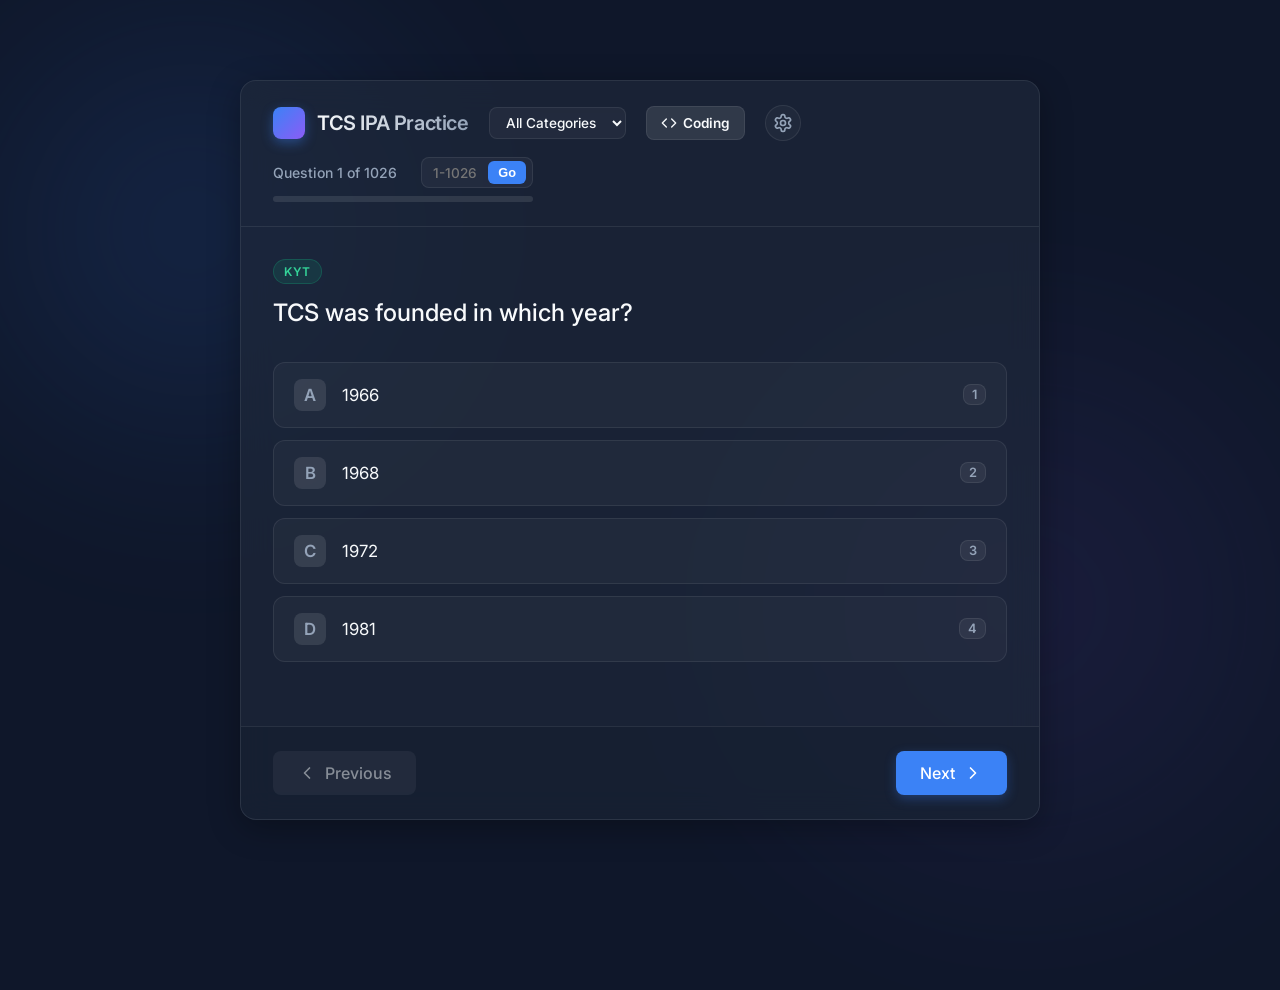
<file: index.html>
<!DOCTYPE html>
<html lang="en">
<head>
    <meta charset="UTF-8">
    <meta name="viewport" content="width=device-width, initial-scale=1.0">
    <title>TCS IPA Preparation Quiz</title>
    <meta name="description" content="Practice MCQ questions for the TCS IPA assessment with instant feedback and hints.">
    <!-- Google Fonts -->
    <link rel="preconnect" href="https://fonts.googleapis.com">
    <link rel="preconnect" href="https://fonts.gstatic.com" crossorigin>
    <link href="https://fonts.googleapis.com/css2?family=Inter:wght@300;400;500;600;700&display=swap" rel="stylesheet">
    <!-- Main CSS -->
    <link rel="stylesheet" href="style.css">
</head>
<body>
    <!-- Background Elements -->
    <div class="blob blob-1"></div>
    <div class="blob blob-2"></div>
    
    <div class="app-container">
        <header class="app-header">
            <div class="header-left">
                <div class="logo-container">
                    <div class="logo-icon"></div>
                    <h1>TCS IPA Practice</h1>
                </div>
                <div class="filter-container">
                    <select id="category-filter" class="category-select" aria-label="Filter questions by category">
                        <option value="all">All Categories</option>
                    </select>
                </div>
                <a href="coding.html" class="btn-coding-link" aria-label="Coding Practice">
                    <svg xmlns="http://www.w3.org/2000/svg" width="16" height="16" viewBox="0 0 24 24" fill="none" stroke="currentColor" stroke-width="2" stroke-linecap="round" stroke-linejoin="round"><polyline points="16 18 22 12 16 6"></polyline><polyline points="8 6 2 12 8 18"></polyline></svg>
                    Coding
                </a>
                <button id="btn-settings" class="btn-settings" aria-label="Open Settings">
                    <svg xmlns="http://www.w3.org/2000/svg" width="20" height="20" viewBox="0 0 24 24" fill="none" stroke="currentColor" stroke-width="2" stroke-linecap="round" stroke-linejoin="round" class="lucide lucide-settings"><path d="M12.22 2h-.44a2 2 0 0 0-2 2v.18a2 2 0 0 1-1 1.73l-.43.25a2 2 0 0 1-2 0l-.15-.08a2 2 0 0 0-2.73.73l-.22.38a2 2 0 0 0 .73 2.73l.15.1a2 2 0 0 1 1 1.72v.51a2 2 0 0 1-1 1.74l-.15.09a2 2 0 0 0-.73 2.73l.22.38a2 2 0 0 0 2.73.73l.15-.08a2 2 0 0 1 2 0l.43.25a2 2 0 0 1 1 1.73V20a2 2 0 0 0 2 2h.44a2 2 0 0 0 2-2v-.18a2 2 0 0 1 1-1.73l.43-.25a2 2 0 0 1 2 0l.15.08a2 2 0 0 0 2.73-.73l.22-.39a2 2 0 0 0-.73-2.73l-.15-.08a2 2 0 0 1-1-1.74v-.5a2 2 0 0 1 1-1.74l.15-.1a2 2 0 0 0 .73-2.73l-.22-.38a2 2 0 0 0-2.73-.73l-.15.08a2 2 0 0 1-2 0l-.43-.25a2 2 0 0 1-1-1.73V4a2 2 0 0 0-2-2z"/><circle cx="12" cy="12" r="3"/></svg>
                </button>
            </div>
            <div class="progress-container">
                <div class="progress-header">
                    <span id="question-progress">Loading...</span>
                    <div class="jump-container" id="jump-container">
                        <input type="number" id="jump-input" placeholder="Go to..." min="1" class="jump-input" />
                        <button id="btn-jump" class="btn-jump" aria-label="Go to question">Go</button>
                    </div>
                </div>
                <div class="progress-bar-bg">
                    <div class="progress-bar-fill" id="progress-bar"></div>
                </div>
            </div>
        </header>

        <main class="quiz-container">
            <div id="quiz-content" class="quiz-content">
                <div class="question-header">
                    <div id="question-category" class="question-category">General</div>
                    <h2 id="question-text">Loading question...</h2>
                </div>
                
                <div id="options-container" class="options-container">
                    <!-- Options will be injected here -->
                </div>

                <div id="feedback-container" class="feedback-container hidden">
                    <div id="feedback-status" class="feedback-status"></div>
                    <div class="hint-box">
                        <h3><svg xmlns="http://www.w3.org/2000/svg" width="20" height="20" viewBox="0 0 24 24" fill="none" stroke="currentColor" stroke-width="2" stroke-linecap="round" stroke-linejoin="round"><circle cx="12" cy="12" r="10"></circle><path d="M12 16v-4"></path><path d="M12 8h.01"></path></svg> Explanation</h3>
                        <p id="hint-text"></p>
                    </div>
                </div>
            </div>
        </main>

        <footer class="app-footer">
            <button id="btn-prev" class="btn btn-secondary" disabled>
                <svg xmlns="http://www.w3.org/2000/svg" width="20" height="20" viewBox="0 0 24 24" fill="none" stroke="currentColor" stroke-width="2" stroke-linecap="round" stroke-linejoin="round"><path d="M15 18l-6-6 6-6"/></svg>
                Previous
            </button>
            <button id="btn-next" class="btn btn-primary">
                Next
                <svg xmlns="http://www.w3.org/2000/svg" width="20" height="20" viewBox="0 0 24 24" fill="none" stroke="currentColor" stroke-width="2" stroke-linecap="round" stroke-linejoin="round"><path d="M9 18l6-6-6-6"/></svg>
            </button>
        </footer>
    </div>

    <!-- Settings Modal -->
    <div id="settings-modal" class="modal hidden">
        <div class="modal-overlay"></div>
        <div class="modal-content">
            <div class="modal-header">
                <h2>Settings</h2>
                <button id="btn-close-settings" class="btn-close" aria-label="Close Settings">
                    <svg xmlns="http://www.w3.org/2000/svg" width="20" height="20" viewBox="0 0 24 24" fill="none" stroke="currentColor" stroke-width="2" stroke-linecap="round" stroke-linejoin="round"><line x1="18" y1="6" x2="6" y2="18"></line><line x1="6" y1="6" x2="18" y2="18"></line></svg>
                </button>
            </div>
            <div class="modal-body">
                <div class="settings-group">
                    <label class="settings-label">App Theme</label>
                    <div class="theme-options-container">
                        <button class="theme-option active" data-theme="classic">
                            <span class="theme-preview classic-preview"></span>
                            Classic Blue
                        </button>
                        <button class="theme-option" data-theme="light">
                            <span class="theme-preview light-preview"></span>
                            Light Mode
                        </button>
                        <button class="theme-option" data-theme="amoled">
                            <span class="theme-preview amoled-preview"></span>
                            AMOLED Dark
                        </button>
                    </div>
                </div>

                <div class="settings-group" style="margin-top: 24px;">
                    <label class="settings-label">Quiz Behavior</label>
                    <div class="settings-control-row">
                        <div class="settings-control-label">
                            <span class="settings-control-title">Auto-Advance</span>
                            <span class="settings-control-desc">Go to next question when correct</span>
                        </div>
                        <label class="switch">
                            <input type="checkbox" id="toggle-auto-advance">
                            <span class="slider round"></span>
                        </label>
                    </div>
                    <div class="settings-control-row">
                        <div class="settings-control-label">
                            <span class="settings-control-title">Sound Effects</span>
                            <span class="settings-control-desc">Play sounds for correct/incorrect answers</span>
                        </div>
                        <label class="switch">
                            <input type="checkbox" id="toggle-sound-effects">
                            <span class="slider round"></span>
                        </label>
                    </div>
                    <div class="settings-control-row dependent-control" id="auto-advance-delay-row">
                        <div class="settings-control-label">
                            <span class="settings-control-title">Delay Time</span>
                            <span class="settings-control-desc">Time in seconds before advancing</span>
                        </div>
                        <div class="delay-input-container">
                            <input type="number" id="auto-advance-delay" min="0.5" max="10" step="0.1" value="1.5" class="delay-input" aria-label="Delay in seconds">
                            <span class="delay-unit">s</span>
                        </div>
                    </div>
                </div>

                <div class="settings-group" style="margin-top: 24px;">
                    <label class="settings-label">Keyboard Shortcuts</label>
                    <div class="settings-control-row">
                        <div class="settings-control-label">
                            <span class="settings-control-title">Option A Key</span>
                            <span class="settings-control-desc">Key to select Option A</span>
                        </div>
                        <button class="keybinding-btn" data-option="A">1</button>
                    </div>
                    <div class="settings-control-row">
                        <div class="settings-control-label">
                            <span class="settings-control-title">Option B Key</span>
                            <span class="settings-control-desc">Key to select Option B</span>
                        </div>
                        <button class="keybinding-btn" data-option="B">2</button>
                    </div>
                    <div class="settings-control-row">
                        <div class="settings-control-label">
                            <span class="settings-control-title">Option C Key</span>
                            <span class="settings-control-desc">Key to select Option C</span>
                        </div>
                        <button class="keybinding-btn" data-option="C">3</button>
                    </div>
                    <div class="settings-control-row">
                        <div class="settings-control-label">
                            <span class="settings-control-title">Option D Key</span>
                            <span class="settings-control-desc">Key to select Option D</span>
                        </div>
                        <button class="keybinding-btn" data-option="D">4</button>
                    </div>
                    <div class="settings-control-row" style="border: none; background: transparent; padding: 4px 0; justify-content: flex-end; margin-top: 8px;">
                        <button id="btn-reset-keybindings" class="btn btn-secondary" style="font-size: 0.85rem; padding: 6px 12px; border-radius: var(--border-radius-sm);">Reset Keybindings</button>
                    </div>
                </div>
            </div>
        </div>
    </div>

    <!-- Load the questions data -->
    <script src="questions.js"></script>
    <!-- Load the application logic -->
    <script src="app.js"></script>
</body>
</html>
</file>
<file: style.css>
:root {
    /* Color Palette - Vibrant Dark Theme */
    --bg-base: #0f172a;
    --bg-surface: rgba(30, 41, 59, 0.7);
    --bg-surface-hover: rgba(51, 65, 85, 0.8);
    --text-primary: #f8fafc;
    --text-secondary: #94a3b8;
    
    --accent-primary: #3b82f6;
    --accent-primary-hover: #2563eb;
    
    --success-base: #10b981;
    --success-bg: rgba(16, 185, 129, 0.15);
    --success-border: rgba(16, 185, 129, 0.4);
    
    --danger-base: #ef4444;
    --danger-bg: rgba(239, 68, 68, 0.15);
    --danger-border: rgba(239, 68, 68, 0.4);
    
    --glass-border: rgba(255, 255, 255, 0.08);
    --glass-shadow: 0 8px 32px 0 rgba(0, 0, 0, 0.3);
    
    --border-radius-lg: 16px;
    --border-radius-md: 12px;
    --border-radius-sm: 8px;
    
    --transition-fast: 0.2s ease;
    --transition-normal: 0.3s ease;
    --transition-bounce: 0.4s cubic-bezier(0.175, 0.885, 0.32, 1.275);

    /* Dynamic Theme variables default to Classic Blue */
    --blob-1-bg: radial-gradient(circle, rgba(59,130,246,0.3) 0%, rgba(15,23,42,0) 70%);
    --blob-2-bg: radial-gradient(circle, rgba(139,92,246,0.2) 0%, rgba(15,23,42,0) 70%);
    --btn-bg: rgba(255, 255, 255, 0.03);
    --btn-bg-hover: rgba(255, 255, 255, 0.08);
    --letter-bg: rgba(255, 255, 255, 0.1);
    --feedback-bg: rgba(15, 23, 42, 0.5);
    --footer-bg: rgba(15, 23, 42, 0.3);
    --btn-secondary-bg: rgba(255, 255, 255, 0.1);
    --btn-secondary-bg-hover: rgba(255, 255, 255, 0.15);
    --input-bg: rgba(255, 255, 255, 0.04);
    --code-block-bg: rgba(15, 23, 42, 0.65);
}

* {
    margin: 0;
    padding: 0;
    box-sizing: border-box;
}

body {
    font-family: 'Inter', sans-serif;
    background-color: var(--bg-base);
    color: var(--text-primary);
    min-height: 100vh;
    display: flex;
    justify-content: center;
    align-items: center;
    position: relative;
    overflow-x: hidden;
}

/* Dynamic Background Blobs */
.blob {
    position: absolute;
    filter: blur(80px);
    z-index: -1;
    opacity: 0.5;
    animation: float 10s infinite ease-in-out alternate;
}

.blob-1 {
    top: -10%;
    left: -10%;
    width: 50vw;
    height: 50vw;
    background: var(--blob-1-bg);
}

.blob-2 {
    bottom: -10%;
    right: -10%;
    width: 60vw;
    height: 60vw;
    background: var(--blob-2-bg);
    animation-delay: -5s;
}

@keyframes float {
    0% { transform: translate(0, 0) scale(1); }
    100% { transform: translate(30px, -50px) scale(1.1); }
}

/* Main Container */
.app-container {
    width: 100%;
    max-width: 800px;
    margin: 20px;
    background: var(--bg-surface);
    backdrop-filter: blur(16px);
    -webkit-backdrop-filter: blur(16px);
    border: 1px solid var(--glass-border);
    border-radius: var(--border-radius-lg);
    box-shadow: var(--glass-shadow);
    display: flex;
    flex-direction: column;
    overflow: hidden;
    animation: fadeInUp 0.6s ease-out;
}

@keyframes fadeInUp {
    from { opacity: 0; transform: translateY(20px); }
    to { opacity: 1; transform: translateY(0); }
}

/* Header */
.app-header {
    padding: 24px 32px;
    border-bottom: 1px solid var(--glass-border);
    display: flex;
    justify-content: space-between;
    align-items: center;
    flex-wrap: wrap;
    gap: 16px;
}

.logo-container {
    display: flex;
    align-items: center;
    gap: 12px;
}

.logo-icon {
    width: 32px;
    height: 32px;
    background: linear-gradient(135deg, #3b82f6, #8b5cf6);
    border-radius: 8px;
    box-shadow: 0 4px 12px rgba(59, 130, 246, 0.4);
}

.app-header h1 {
    font-size: 1.25rem;
    font-weight: 600;
    letter-spacing: -0.02em;
    background: linear-gradient(to right, #f8fafc, #94a3b8);
    -webkit-background-clip: text;
    -webkit-text-fill-color: transparent;
}

.progress-container {
    display: flex;
    flex-direction: column;
    gap: 8px;
    min-width: 260px;
}

.progress-header {
    display: flex;
    justify-content: space-between;
    align-items: center;
    gap: 12px;
}

#question-progress {
    font-size: 0.875rem;
    color: var(--text-secondary);
    font-weight: 500;
}

.jump-container {
    display: flex;
    align-items: center;
    background: var(--input-bg);
    border: 1px solid var(--glass-border);
    border-radius: var(--border-radius-sm);
    padding: 3px 6px;
    gap: 6px;
    transition: all var(--transition-fast);
}

.jump-container:focus-within {
    background: rgba(255, 255, 255, 0.08);
    border-color: var(--accent-primary);
    box-shadow: 0 0 0 2px rgba(59, 130, 246, 0.25);
}

.jump-container.shake {
    animation: shake-input 0.4s ease;
    border-color: var(--danger-base);
    box-shadow: 0 0 0 2px rgba(239, 68, 68, 0.25);
}

.jump-input {
    background: transparent;
    border: none;
    color: var(--text-primary);
    font-family: inherit;
    font-size: 0.85rem;
    width: 54px;
    outline: none;
    text-align: center;
    font-weight: 500;
}

/* Hide webkit/mozilla spinner arrows for number input */
.jump-input::-webkit-outer-spin-button,
.jump-input::-webkit-inner-spin-button {
    -webkit-appearance: none;
    margin: 0;
}

.jump-input[type=number] {
    -moz-appearance: textfield;
}

.btn-jump {
    background: var(--accent-primary);
    color: white;
    border: none;
    border-radius: 6px;
    padding: 4px 10px;
    font-size: 0.8rem;
    font-weight: 600;
    cursor: pointer;
    transition: all var(--transition-fast);
}

.btn-jump:hover {
    background: var(--accent-primary-hover);
    transform: translateY(-1px);
}

.btn-jump:active {
    transform: translateY(0);
}

@keyframes shake-input {
    0%, 100% { transform: translateX(0); }
    20%, 60% { transform: translateX(-4px); }
    40%, 80% { transform: translateX(4px); }
}

.progress-bar-bg {
    height: 6px;
    background: rgba(255, 255, 255, 0.1);
    border-radius: 4px;
    overflow: hidden;
}

.progress-bar-fill {
    height: 100%;
    background: linear-gradient(90deg, #3b82f6, #60a5fa);
    border-radius: 4px;
    width: 0%;
    transition: width 0.5s ease-out;
}

/* Quiz Content */
.quiz-container {
    padding: 32px;
    flex: 1;
    display: flex;
    flex-direction: column;
}

.question-header {
    margin-bottom: 32px;
}

#question-text {
    font-size: 1.5rem;
    line-height: 1.4;
    font-weight: 500;
}

.options-container {
    display: flex;
    flex-direction: column;
    gap: 12px;
    margin-bottom: 32px;
}

.option-btn {
    display: flex;
    align-items: center;
    gap: 16px;
    width: 100%;
    padding: 16px 20px;
    background: var(--btn-bg);
    border: 1px solid var(--glass-border);
    border-radius: var(--border-radius-md);
    color: var(--text-primary);
    font-size: 1.05rem;
    font-family: inherit;
    text-align: left;
    cursor: pointer;
    transition: all var(--transition-normal);
}

.option-btn:hover:not(:disabled) {
    background: var(--btn-bg-hover);
    transform: translateY(-2px);
    box-shadow: 0 4px 12px rgba(0, 0, 0, 0.2);
}

.option-btn:active:not(:disabled) {
    transform: translateY(0);
}

.option-letter {
    display: flex;
    justify-content: center;
    align-items: center;
    width: 32px;
    height: 32px;
    background: var(--letter-bg);
    border-radius: 8px;
    font-weight: 600;
    color: var(--text-secondary);
    transition: all var(--transition-normal);
}

.option-btn:hover:not(:disabled) .option-letter {
    background: var(--accent-primary);
    color: white;
}

/* Correct / Incorrect States */
.option-btn.correct {
    background: var(--success-bg);
    border-color: var(--success-border);
    box-shadow: 0 0 0 1px var(--success-border);
    animation: popIn var(--transition-bounce);
}

.option-btn.correct .option-letter {
    background: var(--success-base);
    color: white;
}

.option-btn.incorrect {
    background: var(--danger-bg);
    border-color: var(--danger-border);
    animation: shake 0.5s ease;
}

.option-btn.incorrect .option-letter {
    background: var(--danger-base);
    color: white;
}

.option-btn:disabled {
    cursor: default;
    opacity: 0.7;
}

.option-btn.correct:disabled, .option-btn.incorrect:disabled {
    opacity: 1; /* keep full opacity for feedback */
}

@keyframes popIn {
    0% { transform: scale(0.98); }
    50% { transform: scale(1.02); }
    100% { transform: scale(1); }
}

@keyframes shake {
    0%, 100% { transform: translateX(0); }
    20%, 60% { transform: translateX(-5px); }
    40%, 80% { transform: translateX(5px); }
}

/* Feedback Section */
.feedback-container {
    background: var(--feedback-bg);
    border: 1px solid var(--glass-border);
    border-radius: var(--border-radius-md);
    padding: 20px;
    animation: fadeIn 0.4s ease-out;
}

.feedback-container.hidden {
    display: none;
}

.feedback-status {
    font-size: 1.1rem;
    font-weight: 600;
    margin-bottom: 12px;
    display: flex;
    align-items: center;
    gap: 8px;
}

.status-correct { color: var(--success-base); }
.status-incorrect { color: var(--danger-base); }

.hint-box {
    margin-top: 16px;
    padding-top: 16px;
    border-top: 1px dashed var(--glass-border);
}

.hint-box h3 {
    font-size: 0.9rem;
    color: var(--text-secondary);
    margin-bottom: 8px;
    text-transform: uppercase;
    letter-spacing: 0.05em;
    display: flex;
    align-items: center;
    gap: 6px;
}

.hint-box p {
    font-size: 0.95rem;
    line-height: 1.5;
    color: var(--text-primary);
}

/* Footer */
.app-footer {
    padding: 24px 32px;
    border-top: 1px solid var(--glass-border);
    display: flex;
    justify-content: space-between;
    background: var(--footer-bg);
}

.btn {
    display: flex;
    align-items: center;
    gap: 8px;
    padding: 12px 24px;
    border: none;
    border-radius: var(--border-radius-sm);
    font-size: 1rem;
    font-weight: 500;
    font-family: inherit;
    cursor: pointer;
    transition: all var(--transition-normal);
}

.btn-primary {
    background: var(--accent-primary);
    color: white;
    box-shadow: 0 4px 12px rgba(59, 130, 246, 0.3);
}

.btn-primary:hover:not(:disabled) {
    background: var(--accent-primary-hover);
    transform: translateY(-2px);
    box-shadow: 0 6px 16px rgba(59, 130, 246, 0.4);
}

.btn-secondary {
    background: var(--btn-secondary-bg);
    color: var(--text-primary);
}

.btn-secondary:hover:not(:disabled) {
    background: var(--btn-secondary-bg-hover);
}

.btn:disabled {
    opacity: 0.5;
    cursor: not-allowed;
}

@keyframes fadeIn {
    from { opacity: 0; transform: translateY(10px); }
    to { opacity: 1; transform: translateY(0); }
}

/* Responsive */
@media (max-width: 600px) {
    .app-container { margin: 0; border-radius: 0; min-height: 100vh; border: none; }
    .app-header, .quiz-container, .app-footer { padding: 20px; }
    #question-text { font-size: 1.25rem; }
}

/* Code Block and Inline Code Styling */
.code-block {
    background: var(--code-block-bg);
    border: 1px solid var(--glass-border);
    border-radius: var(--border-radius-md);
    padding: 16px 20px;
    margin: 18px 0;
    overflow-x: auto;
    font-family: 'Consolas', 'Fira Code', 'Courier New', Courier, monospace;
    font-size: 0.95rem;
    line-height: 1.6;
    color: #e2e8f0;
    box-shadow: inset 0 2px 4px rgba(0, 0, 0, 0.2);
}

.code-block code {
    background: transparent;
    padding: 0;
    border-radius: 0;
    font-size: inherit;
    color: inherit;
    border: none;
    box-shadow: none;
}

code {
    font-family: 'Consolas', 'Fira Code', 'Courier New', Courier, monospace;
    background: rgba(30, 41, 59, 0.8);
    padding: 3px 6px;
    border-radius: var(--border-radius-sm);
    font-size: 0.9em;
    color: #f472b6; /* Premium pink/rose tint for inline code */
    border: 1px solid rgba(255, 255, 255, 0.08);
}

.question-desc {
    margin-bottom: 12px;
    line-height: 1.5;
}

.question-desc code {
    /* Slightly lighter color for inline code inside descriptions */
    color: #fb7185;
}

.hint-box p code {
    /* Slightly lighter color for inline code inside explanation hints */
    color: #fb7185;
}

/* Category Filter and Badge Custom Styles */
.header-left {
    display: flex;
    align-items: center;
    gap: 20px;
    flex-wrap: wrap;
}

.category-select {
    background: var(--input-bg);
    border: 1px solid var(--glass-border);
    border-radius: var(--border-radius-sm);
    color: var(--text-primary);
    font-family: inherit;
    font-size: 0.85rem;
    font-weight: 500;
    padding: 6px 12px;
    outline: none;
    cursor: pointer;
    transition: all var(--transition-fast);
}

.category-select:focus {
    background: rgba(255, 255, 255, 0.08);
    border-color: var(--accent-primary);
    box-shadow: 0 0 0 2px rgba(59, 130, 246, 0.25);
}

.category-select option {
    background-color: var(--bg-base);
    color: var(--text-primary);
}

.question-category {
    display: inline-block;
    padding: 4px 10px;
    font-size: 0.75rem;
    font-weight: 600;
    border-radius: 20px;
    text-transform: uppercase;
    letter-spacing: 0.05em;
    margin-bottom: 12px;
    transition: all var(--transition-fast);
}

/* Category Color Themes */
.cat-kyt {
    background: rgba(16, 185, 129, 0.12);
    color: #34d399;
    border: 1px solid rgba(16, 185, 129, 0.25);
}

.cat-bizskill {
    background: rgba(59, 130, 246, 0.12);
    color: #60a5fa;
    border: 1px solid rgba(59, 130, 246, 0.25);
}

.cat-ui {
    background: rgba(6, 182, 212, 0.12);
    color: #22d3ee;
    border: 1px solid rgba(6, 182, 212, 0.25);
}

.cat-unix {
    background: rgba(245, 158, 11, 0.12);
    color: #fbbf24;
    border: 1px solid rgba(245, 158, 11, 0.25);
}

.cat-java {
    background: rgba(239, 68, 68, 0.12);
    color: #f87171;
    border: 1px solid rgba(239, 68, 68, 0.25);
}

.cat-python {
    background: rgba(236, 72, 153, 0.12);
    color: #f472b6;
    border: 1px solid rgba(236, 72, 153, 0.25);
}

.cat-java-python {
    background: rgba(139, 92, 246, 0.12);
    color: #a78bfa;
    border: 1px solid rgba(139, 92, 246, 0.25);
}

.cat-sql-plsql {
    background: rgba(168, 85, 247, 0.12);
    color: #c084fc;
    border: 1px solid rgba(168, 85, 247, 0.25);
}

.cat-algorithms {
    background: rgba(244, 63, 94, 0.12);
    color: #fb7185;
    border: 1px solid rgba(244, 63, 94, 0.25);
}

.cat-c-net {
    background: rgba(99, 102, 241, 0.12);
    color: #818cf8;
    border: 1px solid rgba(99, 102, 241, 0.25);
}

.cat-miscellaneous {
    background: rgba(148, 163, 184, 0.12);
    color: #cbd5e1;
    border: 1px solid rgba(148, 163, 184, 0.25);
}

/* ==========================================
   Settings Icon & Modal Styling
   ========================================== */

.btn-settings {
    background: var(--btn-bg);
    border: 1px solid var(--glass-border);
    color: var(--text-secondary);
    width: 36px;
    height: 36px;
    border-radius: 50%;
    display: flex;
    align-items: center;
    justify-content: center;
    cursor: pointer;
    transition: all var(--transition-normal);
}

.btn-settings:hover {
    color: var(--text-primary);
    background: var(--btn-bg-hover);
    transform: rotate(45deg);
}

.btn-settings svg {
    display: block;
}

/* Modal Layout */
.modal {
    position: fixed;
    top: 0;
    left: 0;
    width: 100vw;
    height: 100vh;
    z-index: 1000;
    display: flex;
    align-items: center;
    justify-content: center;
    opacity: 1;
    visibility: visible;
    transition: opacity var(--transition-normal), visibility var(--transition-normal);
}

.modal.hidden {
    opacity: 0;
    visibility: hidden;
    pointer-events: none;
}

.modal-overlay {
    position: absolute;
    top: 0;
    left: 0;
    width: 100%;
    height: 100%;
    background: rgba(0, 0, 0, 0.6);
    backdrop-filter: blur(8px);
    -webkit-backdrop-filter: blur(8px);
}

.modal-content {
    position: relative;
    background: var(--bg-surface);
    border: 1px solid var(--glass-border);
    border-radius: var(--border-radius-lg);
    box-shadow: var(--glass-shadow);
    width: 90%;
    max-width: 400px;
    backdrop-filter: blur(20px);
    -webkit-backdrop-filter: blur(20px);
    display: flex;
    flex-direction: column;
    overflow: hidden;
    transform: scale(1);
    transition: transform var(--transition-bounce);
    z-index: 1002;
}

.modal.hidden .modal-content {
    transform: scale(0.95);
}

.modal-header {
    padding: 20px 24px;
    border-bottom: 1px solid var(--glass-border);
    display: flex;
    justify-content: space-between;
    align-items: center;
}

.modal-header h2 {
    font-size: 1.2rem;
    font-weight: 600;
    color: var(--text-primary);
}

.btn-close {
    background: transparent;
    border: none;
    color: var(--text-secondary);
    cursor: pointer;
    display: flex;
    align-items: center;
    justify-content: center;
    padding: 6px;
    border-radius: 50%;
    transition: all var(--transition-fast);
}

.btn-close:hover {
    color: var(--text-primary);
    background: var(--btn-bg-hover);
}

.modal-body {
    padding: 24px;
}

.settings-group {
    display: flex;
    flex-direction: column;
    gap: 12px;
}

.settings-label {
    font-size: 0.85rem;
    text-transform: uppercase;
    letter-spacing: 0.05em;
    font-weight: 600;
    color: var(--text-secondary);
}

.theme-options-container {
    display: flex;
    flex-direction: column;
    gap: 10px;
}

.theme-option {
    display: flex;
    align-items: center;
    gap: 12px;
    width: 100%;
    padding: 12px 16px;
    background: var(--btn-bg);
    border: 1px solid var(--glass-border);
    border-radius: var(--border-radius-md);
    color: var(--text-primary);
    font-size: 0.95rem;
    font-family: inherit;
    font-weight: 500;
    text-align: left;
    cursor: pointer;
    transition: all var(--transition-normal);
}

.theme-option:hover {
    background: var(--btn-bg-hover);
    transform: translateX(4px);
}

.theme-option.active {
    border-color: var(--accent-primary);
    background: rgba(59, 130, 246, 0.08);
    box-shadow: 0 0 12px rgba(59, 130, 246, 0.15);
}

body.theme-light .theme-option.active {
    background: rgba(59, 130, 246, 0.06);
}

.theme-preview {
    width: 18px;
    height: 18px;
    border-radius: 50%;
    border: 1px solid rgba(255, 255, 255, 0.2);
    flex-shrink: 0;
}

body.theme-light .theme-preview {
    border-color: rgba(15, 23, 42, 0.2);
}

.classic-preview {
    background: linear-gradient(135deg, #0f172a 50%, #3b82f6 50%);
}

.light-preview {
    background: linear-gradient(135deg, #f1f5f9 50%, #3b82f6 50%);
}

.amoled-preview {
    background: linear-gradient(135deg, #000000 50%, #3b82f6 50%);
}

/* ==========================================
   Theme Class Overrides
   ========================================== */

/* Light Mode Overrides */
body.theme-light {
    --bg-base: #f1f5f9;
    --bg-surface: rgba(255, 255, 255, 0.7);
    --bg-surface-hover: rgba(255, 255, 255, 0.9);
    --text-primary: #0f172a;
    --text-secondary: #475569;
    
    --accent-primary: #3b82f6;
    --accent-primary-hover: #1d4ed8;
    
    --success-bg: rgba(16, 185, 129, 0.1);
    --danger-bg: rgba(239, 68, 68, 0.1);
    
    --glass-border: rgba(15, 23, 42, 0.08);
    --glass-shadow: 0 8px 32px 0 rgba(148, 163, 184, 0.15);
    
    --blob-1-bg: radial-gradient(circle, rgba(59,130,246,0.15) 0%, rgba(241,245,249,0) 70%);
    --blob-2-bg: radial-gradient(circle, rgba(139,92,246,0.1) 0%, rgba(241,245,249,0) 70%);
    
    --btn-bg: rgba(15, 23, 42, 0.02);
    --btn-bg-hover: rgba(15, 23, 42, 0.06);
    --letter-bg: rgba(15, 23, 42, 0.06);
    
    --feedback-bg: rgba(15, 23, 42, 0.03);
    --footer-bg: rgba(15, 23, 42, 0.02);
    
    --btn-secondary-bg: rgba(15, 23, 42, 0.05);
    --btn-secondary-bg-hover: rgba(15, 23, 42, 0.08);
    
    --input-bg: rgba(15, 23, 42, 0.04);
    --code-block-bg: #1e293b; /* maintain readable dark background for syntax highlight */
}

body.theme-light code {
    background: rgba(15, 23, 42, 0.06);
    color: #e11d48;
}

body.theme-light .app-header h1 {
    background: linear-gradient(to right, #0f172a, #475569);
    -webkit-background-clip: text;
    -webkit-text-fill-color: transparent;
}

/* AMOLED Dark Mode Overrides */
body.theme-amoled {
    --bg-base: #000000;
    --bg-surface: rgba(10, 10, 10, 0.75);
    --bg-surface-hover: rgba(20, 20, 20, 0.85);
    --text-primary: #ffffff;
    --text-secondary: #8e9cae;
    
    --accent-primary: #3b82f6;
    --accent-primary-hover: #2563eb;
    
    --glass-border: rgba(255, 255, 255, 0.05);
    --glass-shadow: 0 8px 32px 0 rgba(0, 0, 0, 0.8);
    
    --blob-1-bg: radial-gradient(circle, rgba(59,130,246,0.15) 0%, rgba(0,0,0,0) 70%);
    --blob-2-bg: radial-gradient(circle, rgba(139,92,246,0.1) 0%, rgba(0,0,0,0) 70%);
    
    --btn-bg: rgba(255, 255, 255, 0.02);
    --btn-bg-hover: rgba(255, 255, 255, 0.05);
    --letter-bg: rgba(255, 255, 255, 0.08);
    
    --feedback-bg: rgba(10, 10, 10, 0.6);
    --footer-bg: rgba(5, 5, 5, 0.5);
    
    --btn-secondary-bg: rgba(255, 255, 255, 0.06);
    --btn-secondary-bg-hover: rgba(255, 255, 255, 0.1);
    
    --input-bg: rgba(255, 255, 255, 0.03);
    --code-block-bg: rgba(5, 5, 5, 0.95);
}

/* ==========================================
   Quiz Behavior Settings
   ========================================== */

/* Settings Control Row */
.settings-control-row {
    display: flex;
    justify-content: space-between;
    align-items: center;
    padding: 12px 16px;
    background: var(--btn-bg);
    border: 1px solid var(--glass-border);
    border-radius: var(--border-radius-md);
    transition: all var(--transition-normal);
    margin-top: 10px;
}

.settings-control-row:hover {
    background: var(--btn-bg-hover);
}

.settings-control-label {
    display: flex;
    flex-direction: column;
    gap: 2px;
}

.settings-control-title {
    font-size: 0.95rem;
    font-weight: 500;
    color: var(--text-primary);
}

.settings-control-desc {
    font-size: 0.75rem;
    color: var(--text-secondary);
}

/* Switch styling (iOS style) */
.switch {
    position: relative;
    display: inline-block;
    width: 44px;
    height: 24px;
    flex-shrink: 0;
}

.switch input {
    opacity: 0;
    width: 0;
    height: 0;
}

.slider {
    position: absolute;
    cursor: pointer;
    top: 0;
    left: 0;
    right: 0;
    bottom: 0;
    background-color: rgba(255, 255, 255, 0.08);
    transition: all var(--transition-normal);
    border: 1px solid var(--glass-border);
}

body.theme-light .slider {
    background-color: rgba(15, 23, 42, 0.06);
}

.slider:before {
    position: absolute;
    content: "";
    height: 16px;
    width: 16px;
    left: 3px;
    bottom: 3px;
    background-color: var(--text-primary);
    transition: all var(--transition-normal);
}

input:checked + .slider {
    background-color: var(--accent-primary);
    border-color: var(--accent-primary);
}

input:checked + .slider:before {
    transform: translateX(20px);
}

.slider.round {
    border-radius: 24px;
}

.slider.round:before {
    border-radius: 50%;
}

/* Delay Input styling */
.delay-input-container {
    display: flex;
    align-items: center;
    background: var(--input-bg);
    border: 1px solid var(--glass-border);
    border-radius: var(--border-radius-sm);
    padding: 4px 8px;
    gap: 4px;
    transition: all var(--transition-fast);
}

.delay-input-container:focus-within {
    border-color: var(--accent-primary);
    box-shadow: 0 0 0 2px rgba(59, 130, 246, 0.2);
}

.delay-input {
    background: transparent;
    border: none;
    color: var(--text-primary);
    font-family: inherit;
    font-size: 0.9rem;
    width: 42px;
    outline: none;
    text-align: center;
    font-weight: 600;
}

.delay-input::-webkit-outer-spin-button,
.delay-input::-webkit-inner-spin-button {
    -webkit-appearance: none;
    margin: 0;
}

.delay-input[type=number] {
    -moz-appearance: textfield;
}

.delay-unit {
    font-size: 0.85rem;
    color: var(--text-secondary);
    font-weight: 500;
}

/* Dependent Control Styling */
.dependent-control {
    transition: opacity var(--transition-normal), pointer-events var(--transition-normal);
}

.dependent-control.disabled {
    opacity: 0.4;
    pointer-events: none;
}

/* Auto-Advance countdown text styling */
.auto-advance-countdown {
    font-size: 0.8rem;
    font-weight: normal;
    color: var(--text-secondary);
    margin-left: 8px;
    display: inline-block;
    animation: pulse 1.5s infinite;
}

@keyframes pulse {
    0%, 100% { opacity: 0.8; }
    50% { opacity: 0.4; }
}

/* Keyboard Shortcuts Settings styles */
.keybinding-btn {
    background: var(--btn-secondary-bg);
    color: var(--text-primary);
    border: 1px solid var(--glass-border);
    border-radius: var(--border-radius-sm);
    padding: 6px 12px;
    font-size: 0.9rem;
    font-family: inherit;
    font-weight: 600;
    cursor: pointer;
    min-width: 56px;
    text-align: center;
    transition: all var(--transition-fast);
    box-shadow: 0 2px 4px rgba(0, 0, 0, 0.1);
}

.keybinding-btn:hover {
    background: var(--btn-secondary-bg-hover);
    border-color: var(--accent-primary);
}

.keybinding-btn.recording {
    background: var(--accent-primary);
    color: white;
    border-color: var(--accent-primary);
    animation: key-pulse 1.2s infinite;
}

@keyframes key-pulse {
    0%, 100% { opacity: 1; transform: scale(1); }
    50% { opacity: 0.6; transform: scale(0.95); }
}

/* Option Keyboard Shortcut Badge styles */
.option-key-badge {
    margin-left: auto;
    background: rgba(255, 255, 255, 0.06);
    color: var(--text-secondary);
    border: 1px solid var(--glass-border);
    border-radius: var(--border-radius-sm);
    padding: 2px 8px;
    font-size: 0.8rem;
    font-weight: 600;
    text-transform: uppercase;
    transition: all var(--transition-normal);
}

.option-btn:hover:not(:disabled) .option-key-badge {
    background: rgba(255, 255, 255, 0.15);
    color: var(--text-primary);
    border-color: var(--glass-border);
}

body.theme-light .option-key-badge {
    background: rgba(15, 23, 42, 0.05);
    color: var(--text-secondary);
}

body.theme-light .option-btn:hover:not(:disabled) .option-key-badge {
    background: rgba(15, 23, 42, 0.1);
    color: var(--text-primary);
}



/* Coding Practice link (header) */
.btn-coding-link {
    display: inline-flex;
    align-items: center;
    gap: 6px;
    padding: 8px 14px;
    font-size: 0.85rem;
    font-weight: 600;
    color: var(--text-primary);
    background: var(--btn-secondary-bg);
    border: 1px solid var(--glass-border);
    border-radius: var(--border-radius-sm);
    text-decoration: none;
    transition: background var(--transition-fast), border-color var(--transition-fast);
}
.btn-coding-link:hover {
    background: var(--btn-secondary-bg-hover);
    border-color: var(--accent-primary);
}
</file>
